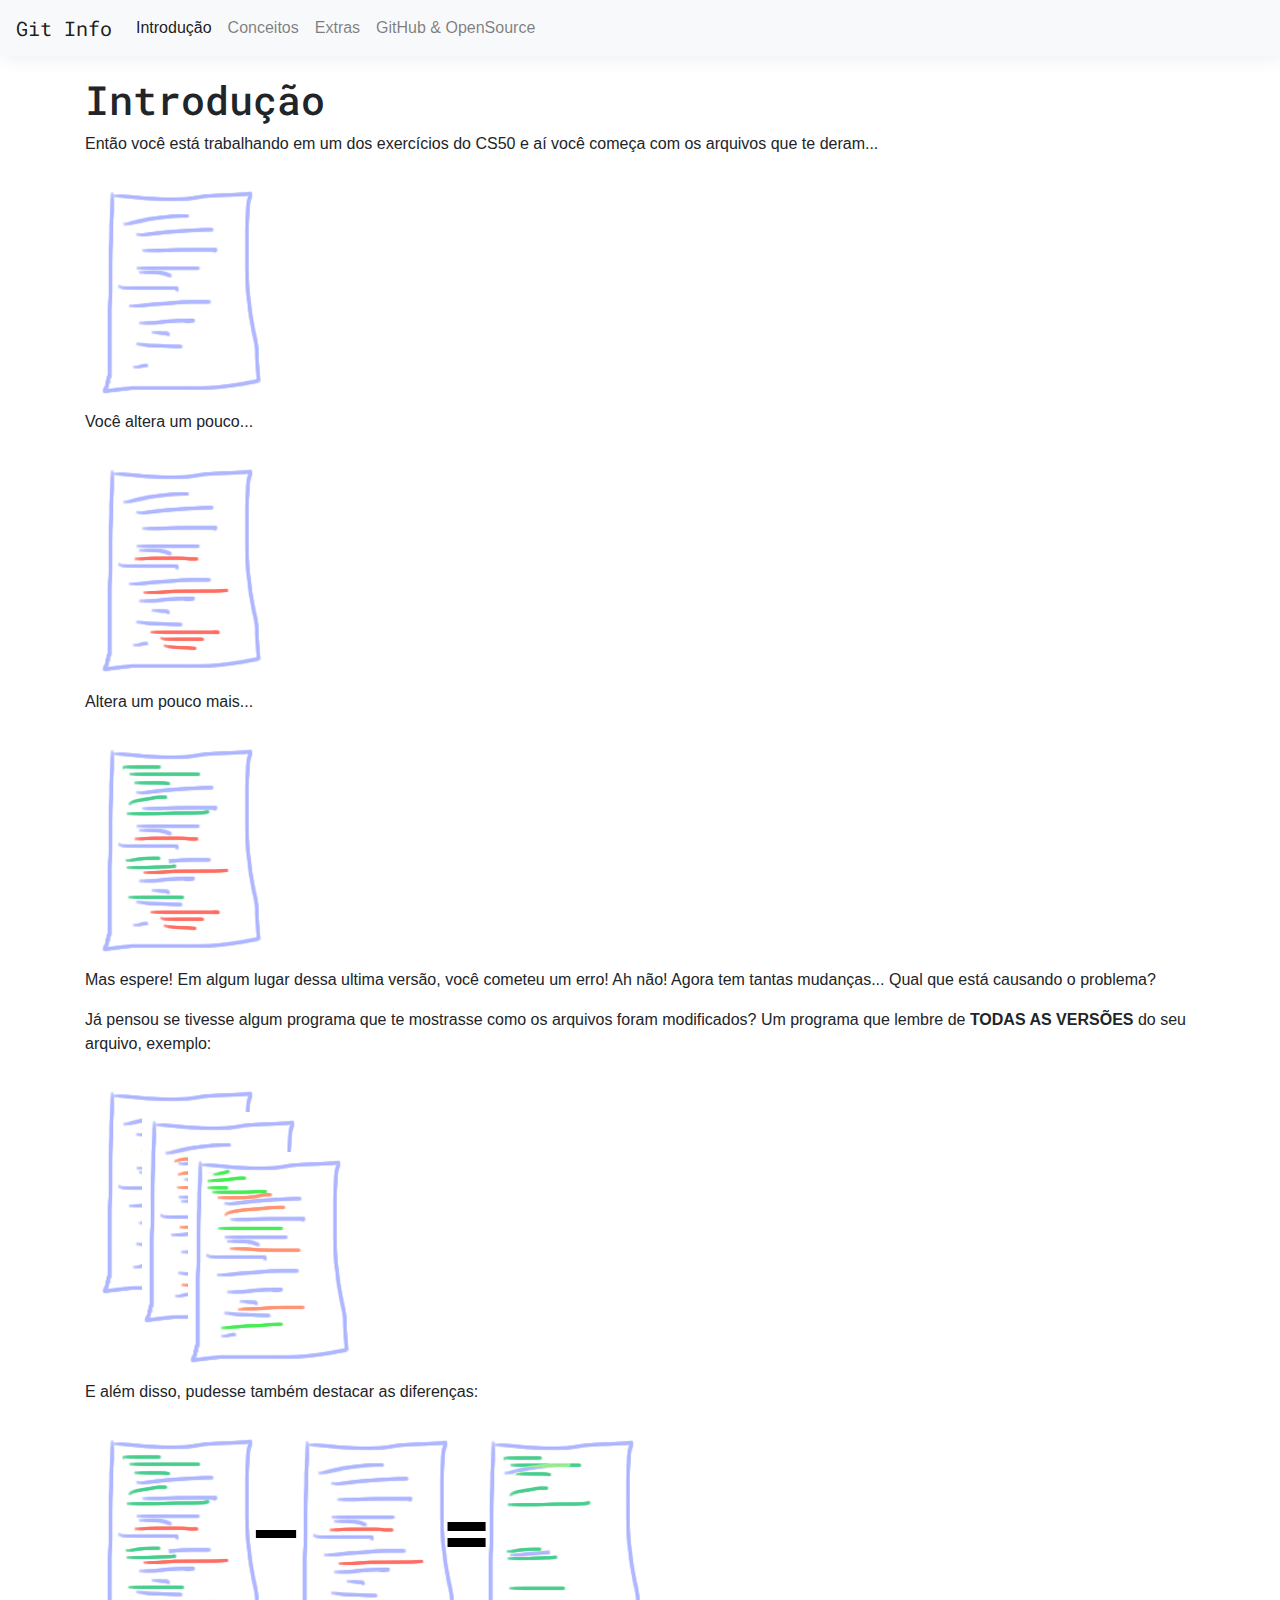
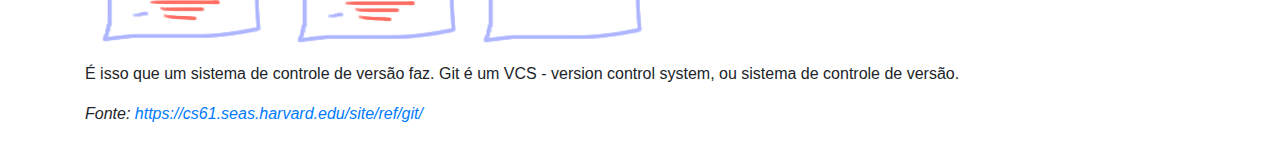
<file: index.html>
<!DOCTYPE html>

<html lang="en">
  <head>
    <link
      href="https://stackpath.bootstrapcdn.com/bootstrap/4.1.3/css/bootstrap.min.css"
      rel="stylesheet"
    />
    <link href="styles.css" rel="stylesheet" />
    <title>Git Info - codigopratodos.com</title>
    <meta name="viewport" content="width=device-width, initial-scale=1.0" />
  </head>
  <body>
    <nav class="navbar navbar-expand-lg navbar-light bg-light shadowed">
      <a class="navbar-brand" href="#">Git Info</a>
      <button
        class="navbar-toggler"
        type="button"
        data-toggle="collapse"
        data-target="#navbarSupportedContent"
        aria-controls="navbarSupportedContent"
        aria-expanded="false"
        aria-label="Toggle navigation"
      >
        <span class="navbar-toggler-icon"></span>
      </button>

      <div class="collapse navbar-collapse" id="navbarSupportedContent">
        <ul class="navbar-nav mr-auto">
          <li class="nav-item active">
            <a class="nav-link" href="#">Introdução <span class="sr-only">(selecionado)</span></a>
          </li>
          <li class="nav-item">
            <a class="nav-link" href="conceitos.html">Conceitos</a>
          </li>
          <li class="nav-item">
            <a class="nav-link" href="extras.html">Extras</a>
          </li>
          <li class="nav-item">
            <a class="nav-link" href="github.html">GitHub & OpenSource</a>
          </li>
        </ul>
      </div>
    </nav>

    <div class="container margin-top">
      <h1>Introdução</h1>
      <p>
        Então você está trabalhando em um dos exercícios do CS50 e aí você começa com os arquivos
        que te deram...
      </p>
      <img src="imagens/Git001.png" alt="Git início" class="img-fluid" />

      <p>Você altera um pouco...</p>
      <img src="imagens/Git002.png" alt="Git início" class="img-fluid" />

      <p>Altera um pouco mais...</p>
      <img src="imagens/Git003.png" alt="Git início" class="img-fluid" />

      <p>
        Mas espere! Em algum lugar dessa ultima versão, você cometeu um erro! Ah não! Agora tem
        tantas mudanças... Qual que está causando o problema?
      </p>

      <p>
        Já pensou se tivesse algum programa que te mostrasse como os arquivos foram modificados? Um
        programa que lembre de <strong>TODAS AS VERSÕES</strong> do seu arquivo, exemplo:
      </p>

      <img src="imagens/Git004.png" alt="Git início" class="img-fluid" />

      <p>E além disso, pudesse também destacar as diferenças:</p>

      <img src="imagens/Git005.png" alt="Git início" class="img-fluid" />

      <p>
        É isso que um sistema de controle de versão faz. Git é um VCS - version control system, ou
        sistema de controle de versão.
      </p>

      <p>
        <em
          >Fonte:
          <a href="https://cs61.seas.harvard.edu/site/ref/git/" target="_blank"
            >https://cs61.seas.harvard.edu/site/ref/git/</a
          ></em
        >
      </p>
    </div>
    <script src="interactions.js"></script>
  </body>
</html>
</file>
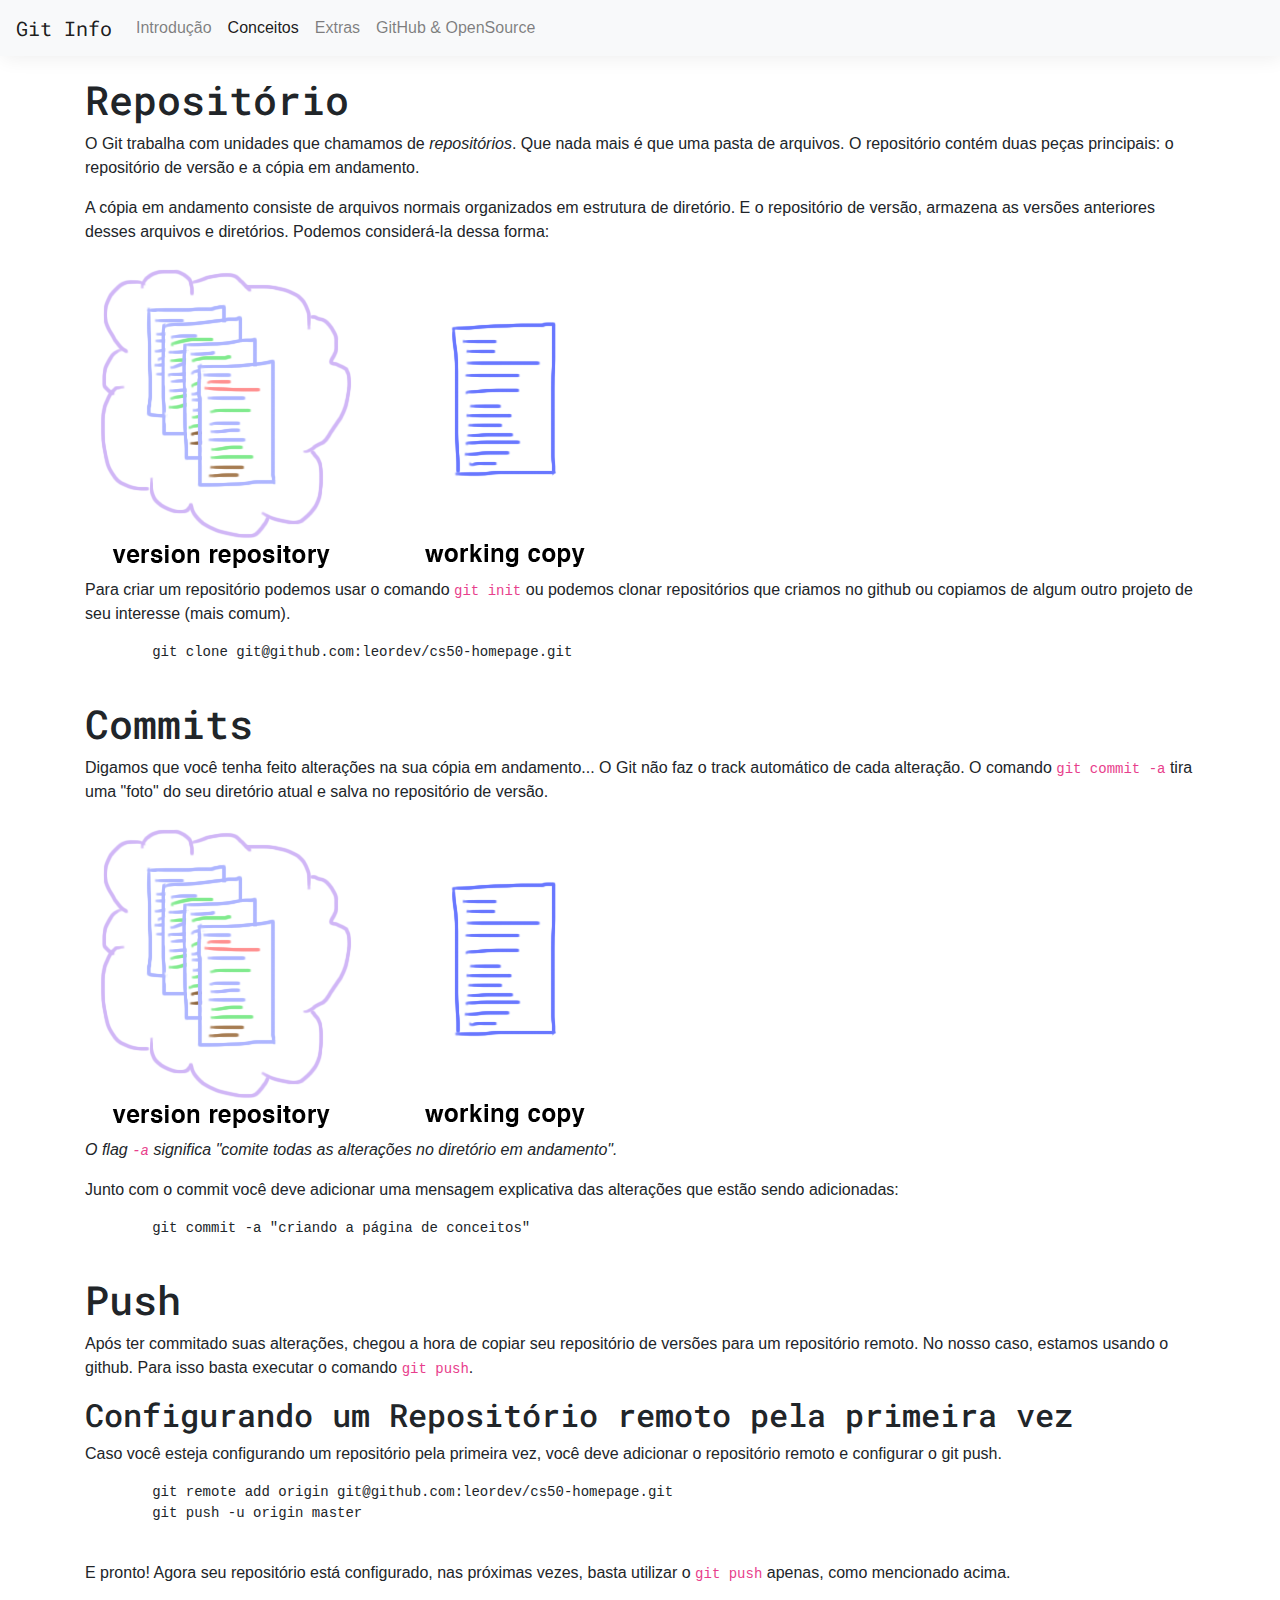
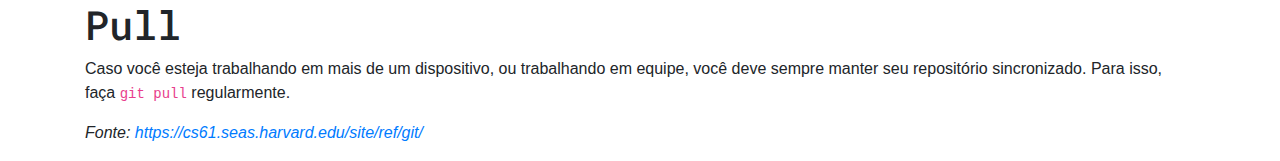
<file: conceitos.html>
<!DOCTYPE html>

<html lang="en">
  <head>
    <link
      href="https://stackpath.bootstrapcdn.com/bootstrap/4.1.3/css/bootstrap.min.css"
      rel="stylesheet"
    />
    <link href="styles.css" rel="stylesheet" />
    <title>Git Info - codigopratodos.com</title>
    <meta name="viewport" content="width=device-width, initial-scale=1.0" />
  </head>
  <body>
    <nav class="navbar navbar-expand-lg navbar-light bg-light shadowed">
      <a class="navbar-brand" href="#">Git Info</a>
      <button
        class="navbar-toggler"
        type="button"
        data-toggle="collapse"
        data-target="#navbarSupportedContent"
        aria-controls="navbarSupportedContent"
        aria-expanded="false"
        aria-label="Toggle navigation"
      >
        <span class="navbar-toggler-icon"></span>
      </button>

      <div class="collapse navbar-collapse" id="navbarSupportedContent">
        <ul class="navbar-nav mr-auto">
          <li class="nav-item">
            <a class="nav-link" href="index.html">Introdução</a>
          </li>
          <li class="nav-item active">
            <a class="nav-link" href="#">Conceitos <span class="sr-only">(selecionado)</span></a>
          </li>
          <li class="nav-item">
            <a class="nav-link" href="extras.html">Extras</a>
          </li>
          <li class="nav-item">
            <a class="nav-link" href="github.html">GitHub & OpenSource</a>
          </li>
        </ul>
      </div>
    </nav>

    <div class="container margin-top">
      <h1>Repositório</h1>
      <p>
        O Git trabalha com unidades que chamamos de <em>repositórios</em>. Que nada mais é que uma
        pasta de arquivos. O repositório contém duas peças principais: o repositório de versão e a
        cópia em andamento.
      </p>

      <p>
        A cópia em andamento consiste de arquivos normais organizados em estrutura de diretório. E o
        repositório de versão, armazena as versões anteriores desses arquivos e diretórios. Podemos
        considerá-la dessa forma:
      </p>

      <img
        src="imagens/Git006.png"
        alt="repositório de versão vs cópia em andamento"
        class="img-fluid"
      />

      <p>
        Para criar um repositório podemos usar o comando <code>git init</code> ou podemos clonar
        repositórios que criamos no github ou copiamos de algum outro projeto de seu interesse (mais
        comum).
      </p>

      <pre>
        git clone git@github.com:leordev/cs50-homepage.git
      </pre>

      <h1>Commits</h1>

      <p>
        Digamos que você tenha feito alterações na sua cópia em andamento... O Git não faz o track
        automático de cada alteração. O comando <code>git commit -a</code> tira uma "foto" do seu
        diretório atual e salva no repositório de versão.
      </p>

      <img src="imagens/Git006.png" alt="commitando com flag -a" class="img-fluid" />

      <p>
        <em
          >O flag <code>-a</code> significa "comite todas as alterações no diretório em
          andamento".</em
        >
      </p>

      <p>
        Junto com o commit você deve adicionar uma mensagem explicativa das alterações que estão
        sendo adicionadas:
      </p>

      <pre>
        git commit -a "criando a página de conceitos"
      </pre>

      <h1>Push</h1>

      <p>
        Após ter commitado suas alterações, chegou a hora de copiar seu repositório de versões para
        um repositório remoto. No nosso caso, estamos usando o github. Para isso basta executar o
        comando <code>git push</code>.
      </p>

      <h2>Configurando um Repositório remoto pela primeira vez</h2>

      <p>
        Caso você esteja configurando um repositório pela primeira vez, você deve adicionar o
        repositório remoto e configurar o git push.
      </p>

      <pre>
        git remote add origin git@github.com:leordev/cs50-homepage.git
        git push -u origin master
      </pre>

      <p>
        E pronto! Agora seu repositório está configurado, nas próximas vezes, basta utilizar o
        <code>git push</code> apenas, como mencionado acima.
      </p>

      <h1>Pull</h1>

      <p>
        Caso você esteja trabalhando em mais de um dispositivo, ou trabalhando em equipe, você deve
        sempre manter seu repositório sincronizado. Para isso, faça
        <code>git pull</code> regularmente.
      </p>

      <p>
        <em
          >Fonte:
          <a href="https://cs61.seas.harvard.edu/site/ref/git/" target="_blank"
            >https://cs61.seas.harvard.edu/site/ref/git/</a
          ></em
        >
      </p>
    </div>
    <script src="interactions.js"></script>
  </body>
</html>
</file>
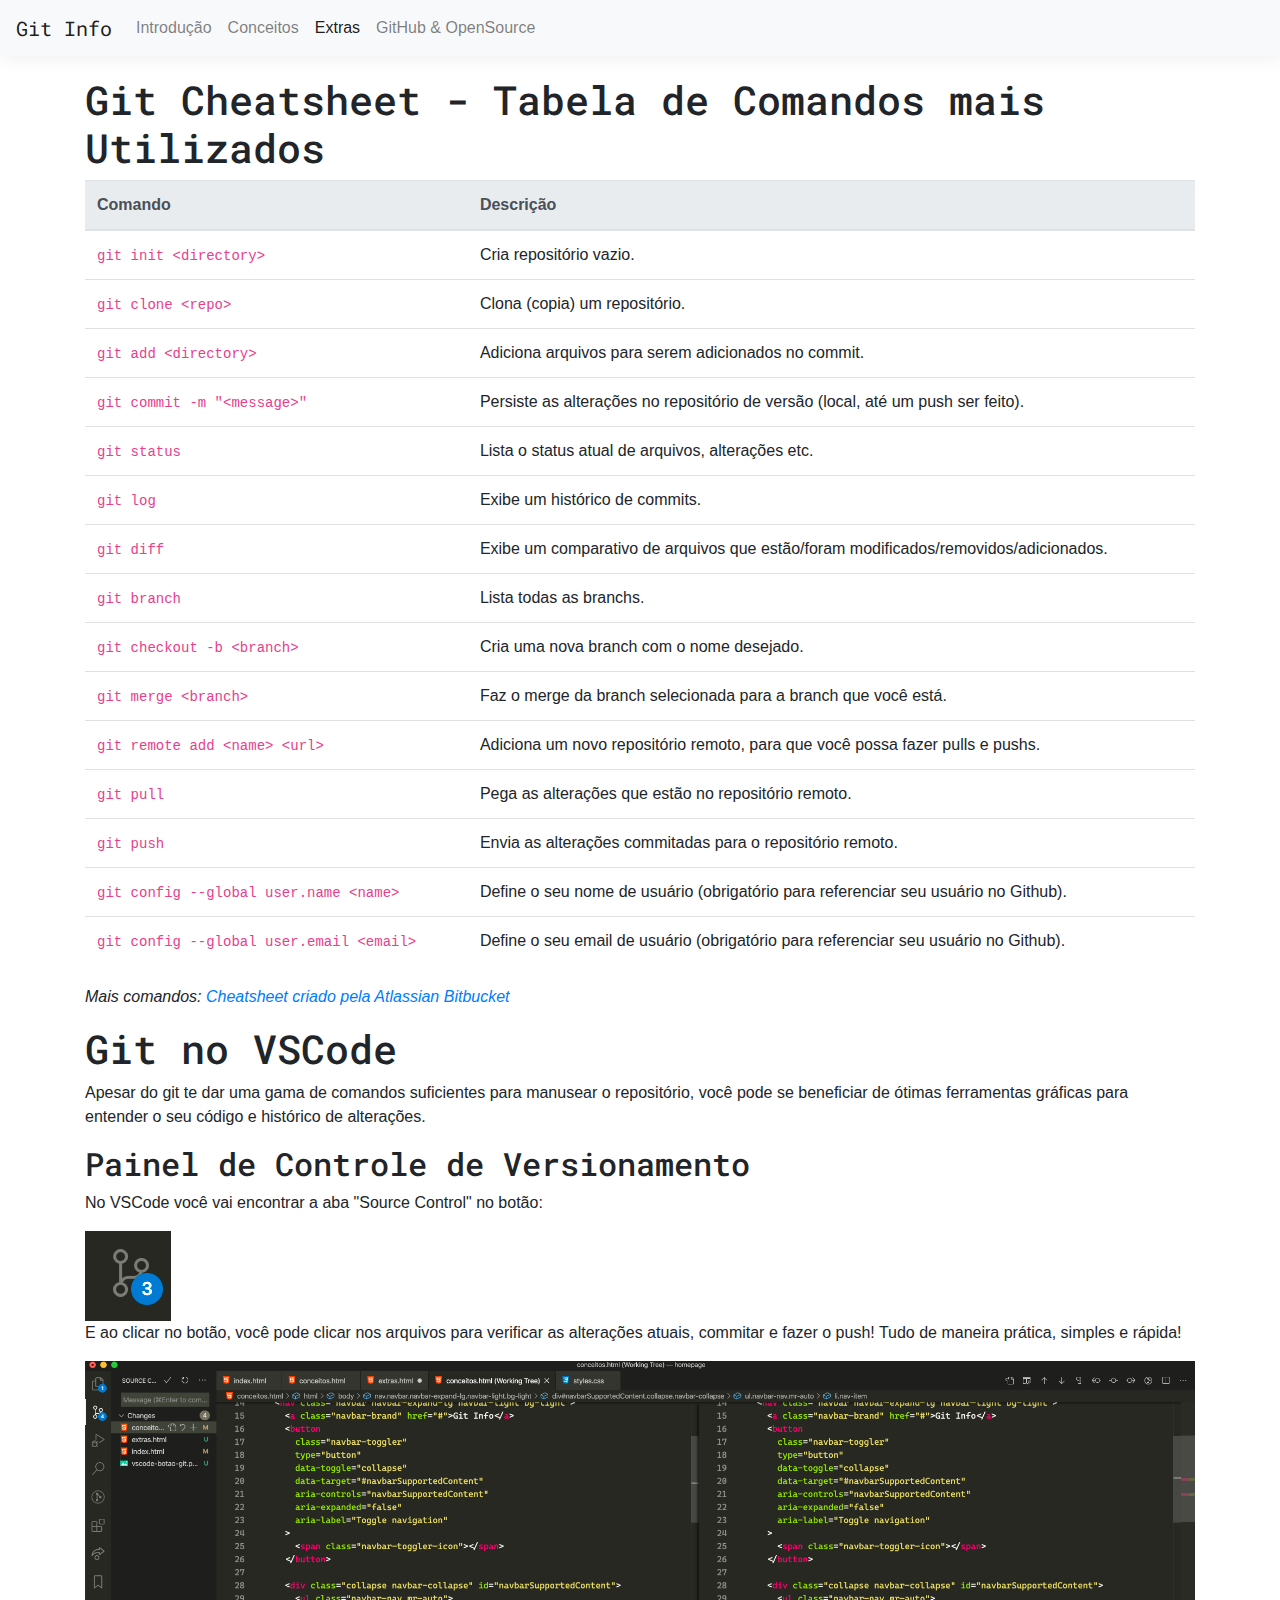
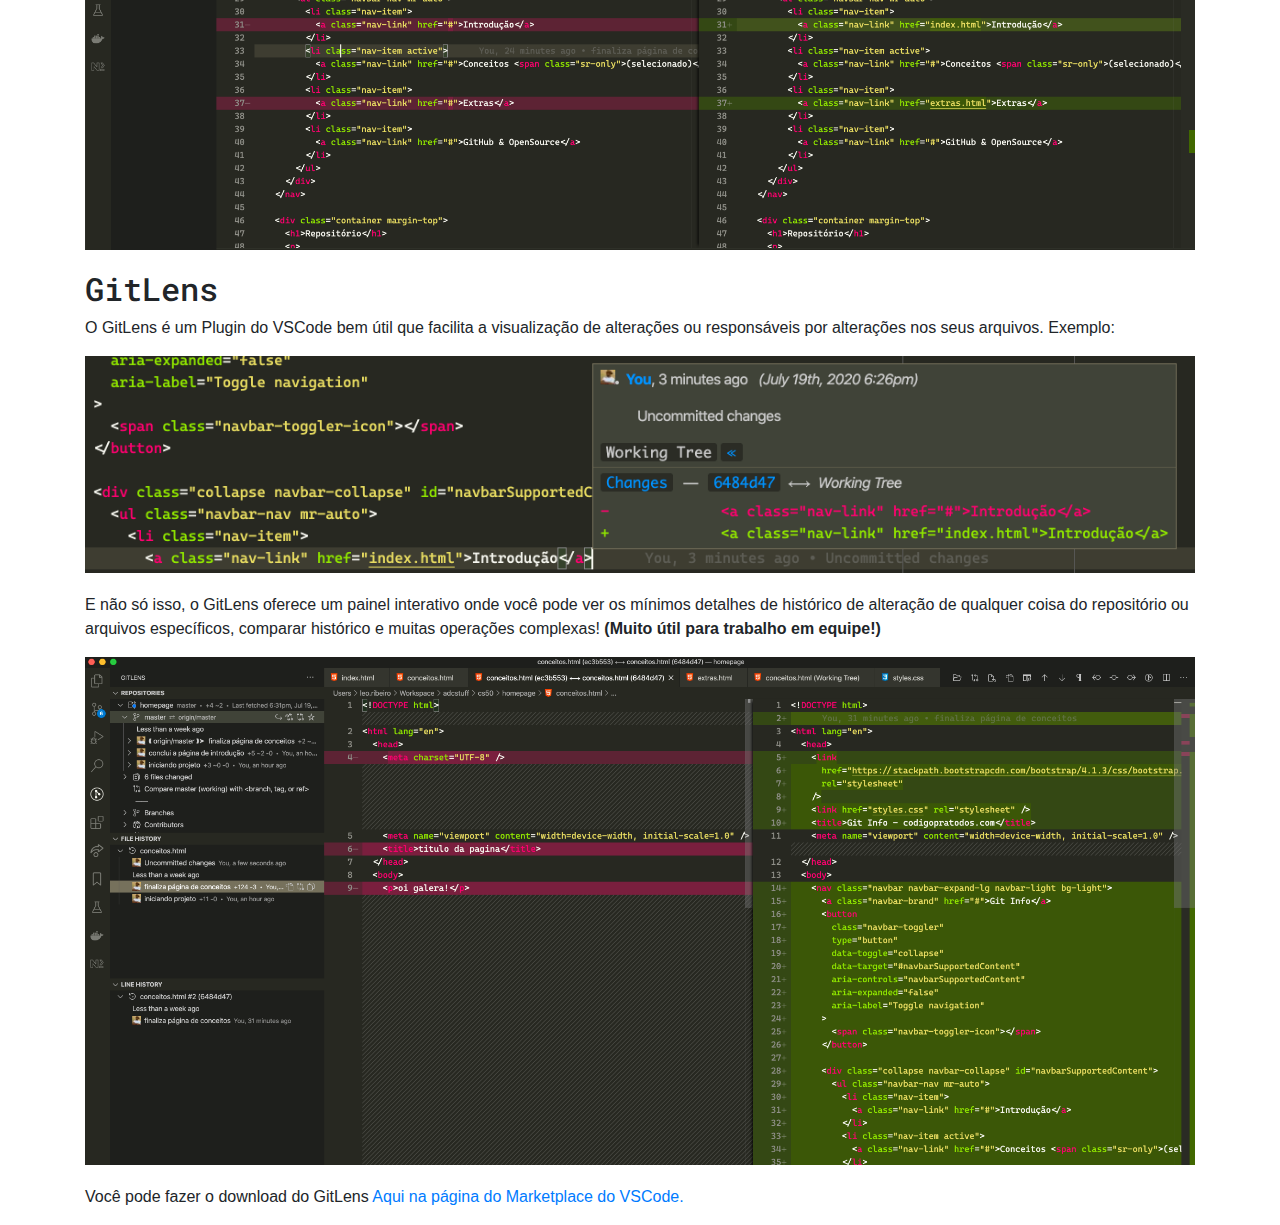
<file: extras.html>
<!DOCTYPE html>

<html lang="en">
  <head>
    <link
      href="https://stackpath.bootstrapcdn.com/bootstrap/4.1.3/css/bootstrap.min.css"
      rel="stylesheet"
    />
    <link href="styles.css" rel="stylesheet" />
    <title>Git Info - codigopratodos.com</title>
    <meta name="viewport" content="width=device-width, initial-scale=1.0" />
  </head>
  <body>
    <nav class="navbar navbar-expand-lg navbar-light bg-light shadowed">
      <a class="navbar-brand" href="#">Git Info</a>
      <button
        class="navbar-toggler"
        type="button"
        data-toggle="collapse"
        data-target="#navbarSupportedContent"
        aria-controls="navbarSupportedContent"
        aria-expanded="false"
        aria-label="Toggle navigation"
      >
        <span class="navbar-toggler-icon"></span>
      </button>

      <div class="collapse navbar-collapse" id="navbarSupportedContent">
        <ul class="navbar-nav mr-auto">
          <li class="nav-item">
            <a class="nav-link" href="index.html">Introdução</a>
          </li>
          <li class="nav-item">
            <a class="nav-link" href="conceitos.html">Conceitos</a>
          </li>
          <li class="nav-item active">
            <a class="nav-link" href="#">Extras <span class="sr-only">(selecionado)</span></a>
          </li>
          <li class="nav-item">
            <a class="nav-link" href="github.html">GitHub & OpenSource</a>
          </li>
        </ul>
      </div>
    </nav>

    <div class="container margin-top">
      <h1>Git Cheatsheet - Tabela de Comandos mais Utilizados</h1>

      <table class="table">
        <thead class="thead-light">
          <tr>
            <th>Comando</th>
            <th>Descrição</th>
          </tr>
        </thead>
        <tbody>
          <tr>
            <td><code>git init &lt;directory&gt;</code></td>
            <td>Cria repositório vazio.</td>
          </tr>
          <tr>
            <td><code>git clone &lt;repo&gt;</code></td>
            <td>Clona (copia) um repositório.</td>
          </tr>
          <tr>
            <td><code>git add &lt;directory&gt;</code></td>
            <td>Adiciona arquivos para serem adicionados no commit.</td>
          </tr>
          <tr>
            <td><code>git commit -m "&lt;message&gt;"</code></td>
            <td>Persiste as alterações no repositório de versão (local, até um push ser feito).</td>
          </tr>
          <tr>
            <td><code>git status</code></td>
            <td>Lista o status atual de arquivos, alterações etc.</td>
          </tr>
          <tr>
            <td><code>git log</code></td>
            <td>Exibe um histórico de commits.</td>
          </tr>
          <tr>
            <td><code>git diff</code></td>
            <td>
              Exibe um comparativo de arquivos que estão/foram modificados/removidos/adicionados.
            </td>
          </tr>
          <tr>
            <td><code>git branch</code></td>
            <td>Lista todas as branchs.</td>
          </tr>
          <tr>
            <td><code>git checkout -b &lt;branch&gt;</code></td>
            <td>Cria uma nova branch com o nome desejado.</td>
          </tr>
          <tr>
            <td><code>git merge &lt;branch&gt;</code></td>
            <td>Faz o merge da branch selecionada para a branch que você está.</td>
          </tr>
          <tr>
            <td><code>git remote add &lt;name&gt; &lt;url&gt;</code></td>
            <td>Adiciona um novo repositório remoto, para que você possa fazer pulls e pushs.</td>
          </tr>
          <tr>
            <td><code>git pull</code></td>
            <td>Pega as alterações que estão no repositório remoto.</td>
          </tr>
          <tr>
            <td><code>git push</code></td>
            <td>Envia as alterações commitadas para o repositório remoto.</td>
          </tr>
          <tr>
            <td><code>git config --global user.name &lt;name&gt;</code></td>
            <td>
              Define o seu nome de usuário (obrigatório para referenciar seu usuário no Github).
            </td>
          </tr>
          <tr>
            <td><code>git config --global user.email &lt;email&gt;</code></td>
            <td>
              Define o seu email de usuário (obrigatório para referenciar seu usuário no Github).
            </td>
          </tr>
        </tbody>
      </table>

      <p class="margin-top">
        <em>
          Mais comandos:
          <a href="https://www.atlassian.com/git/tutorials/atlassian-git-cheatsheet" target="_blank"
            >Cheatsheet criado pela Atlassian Bitbucket</a
          >
        </em>
      </p>

      <h1>Git no VSCode</h1>

      <p>
        Apesar do git te dar uma gama de comandos suficientes para manusear o repositório, você pode
        se beneficiar de ótimas ferramentas gráficas para entender o seu código e histórico de
        alterações.
      </p>

      <h2>Painel de Controle de Versionamento</h2>

      <p>No VSCode você vai encontrar a aba "Source Control" no botão:</p>

      <img
        src="imagens/vscode-botao-git.png"
        alt="botão source control no vscode"
        class="img-fluid"
      />

      <p>
        E ao clicar no botão, você pode clicar nos arquivos para verificar as alterações atuais,
        commitar e fazer o push! Tudo de maneira prática, simples e rápida!
      </p>

      <img
        class="img-fluid"
        src="imagens/vscode-source-control.png"
        alt="painel de controle de versão do vscode"
      />

      <h2 class="margin-top">GitLens</h2>

      <p>
        O GitLens é um Plugin do VSCode bem útil que facilita a visualização de alterações ou
        responsáveis por alterações nos seus arquivos. Exemplo:
      </p>
      <img
        class="img-fluid margin-bottom"
        src="imagens/vscode-gitlens-arquivo.png"
        alt="detalhes inline exibido pelo gitlens"
      />

      <p>
        E não só isso, o GitLens oferece um painel interativo onde você pode ver os mínimos detalhes
        de histórico de alteração de qualquer coisa do repositório ou arquivos específicos, comparar
        histórico e muitas operações complexas!
        <strong>(Muito útil para trabalho em equipe!)</strong>
      </p>

      <img
        class="img-fluid margin-bottom"
        src="imagens/vscode-gitlens-painel.png"
        alt="painel do gitlens no vscode"
      />

      <p>
        Você pode fazer o download do GitLens
        <a
          href="https://marketplace.visualstudio.com/items?itemName=eamodio.gitlens"
          target="_blank"
          >Aqui na página do Marketplace do VSCode.</a
        >
      </p>
    </div>
    <script src="interactions.js"></script>
  </body>
</html>
</file>
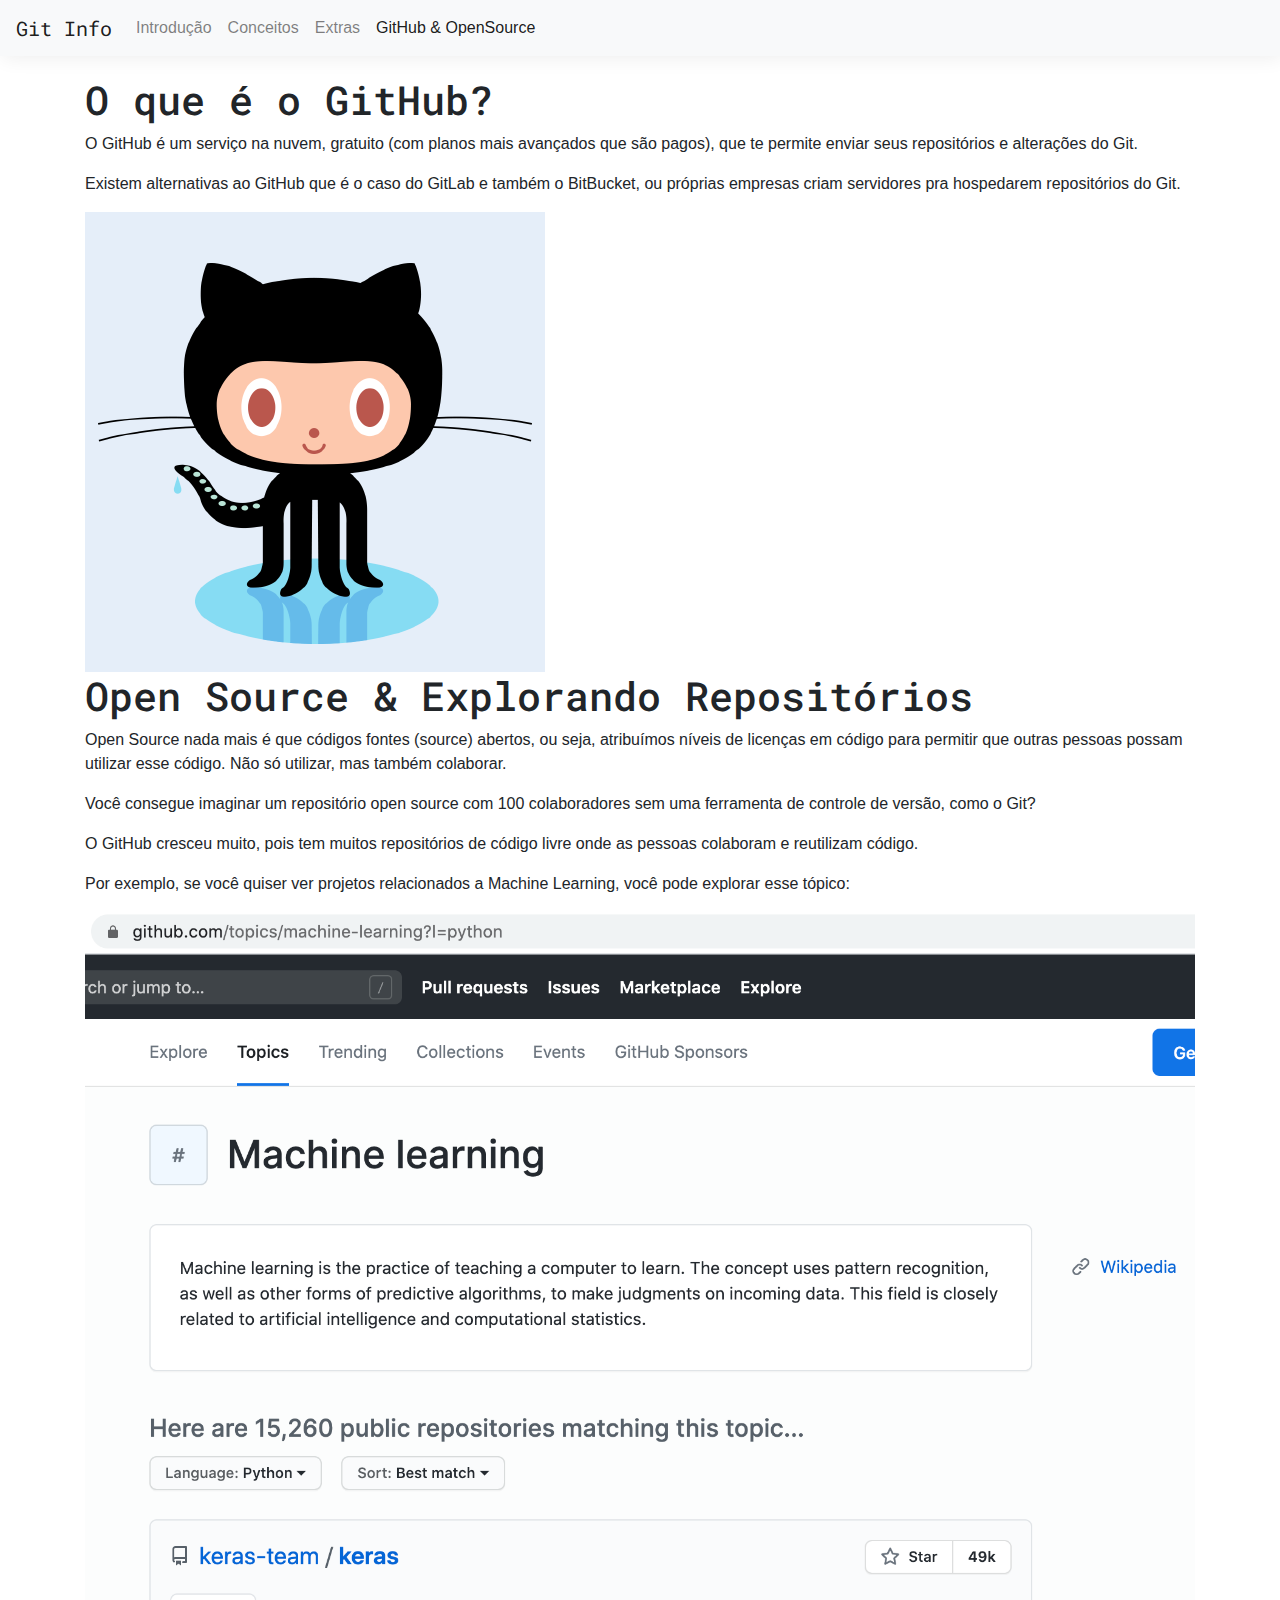
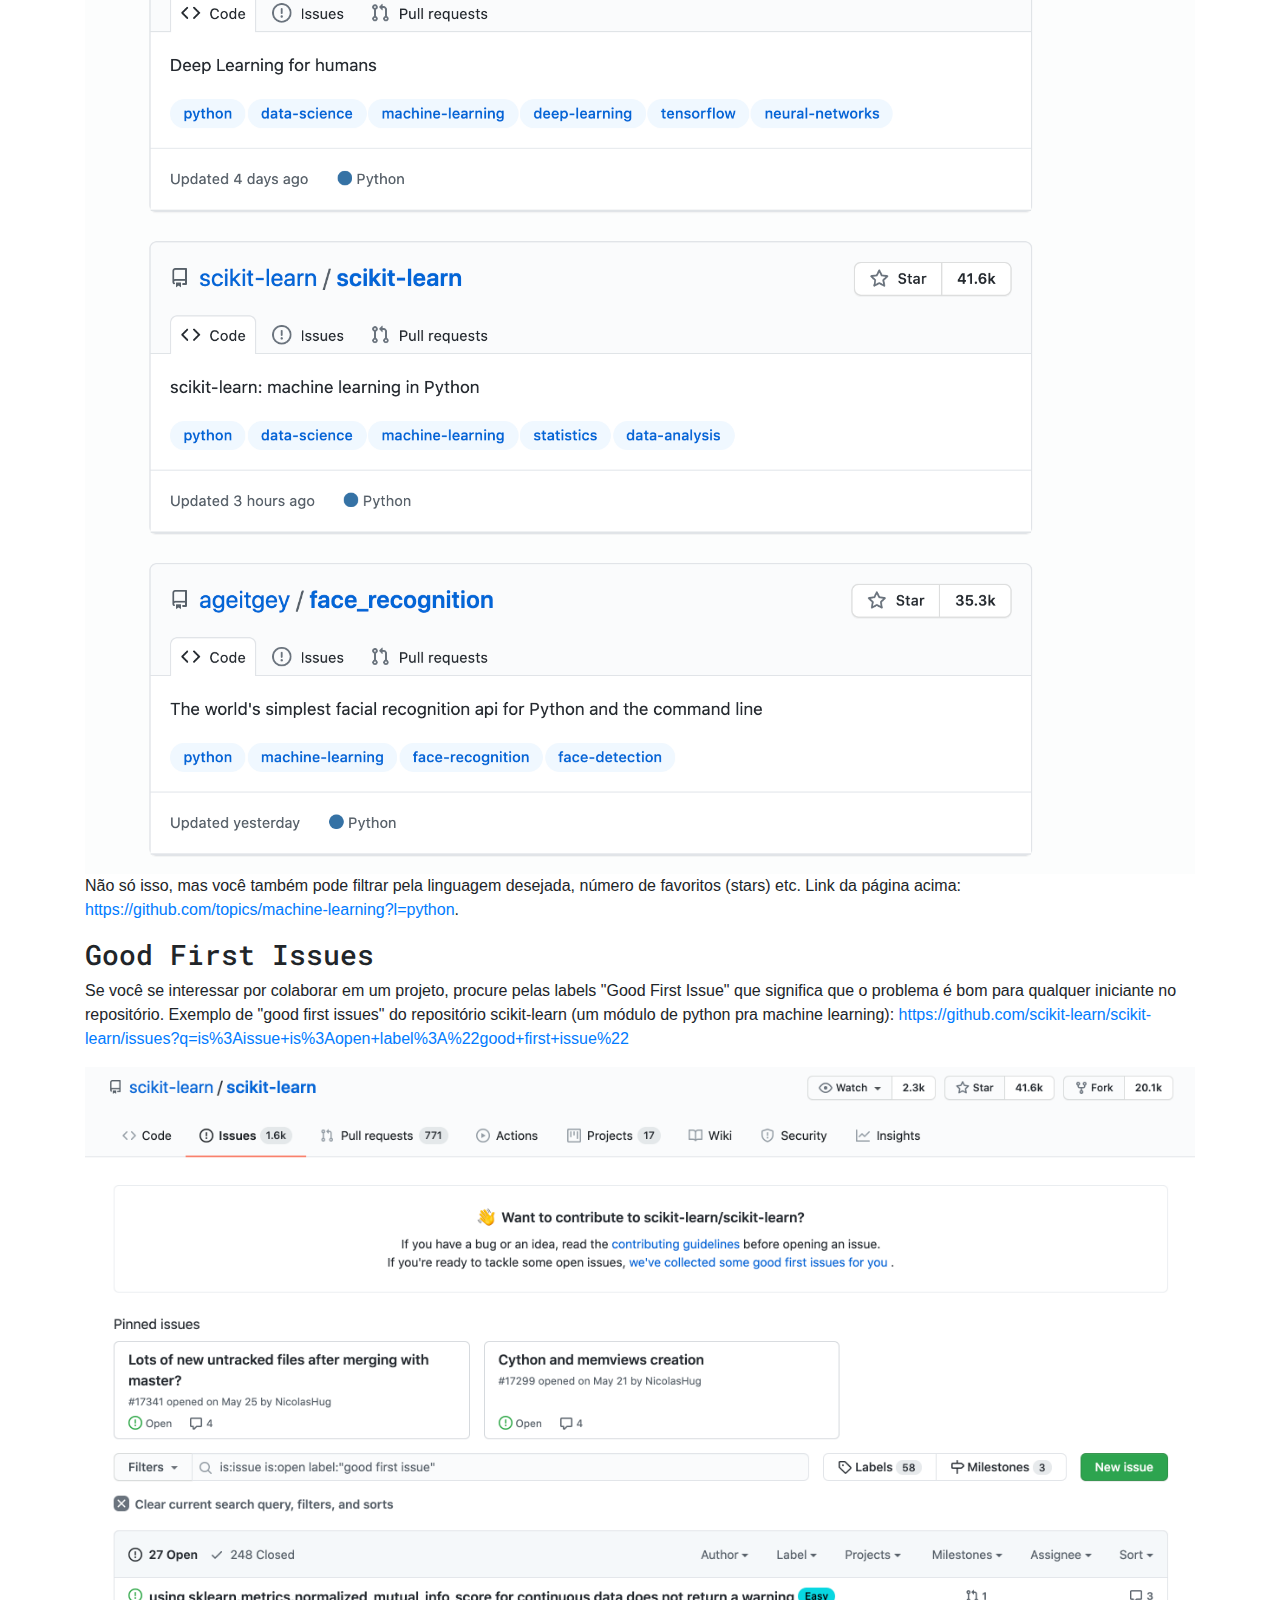
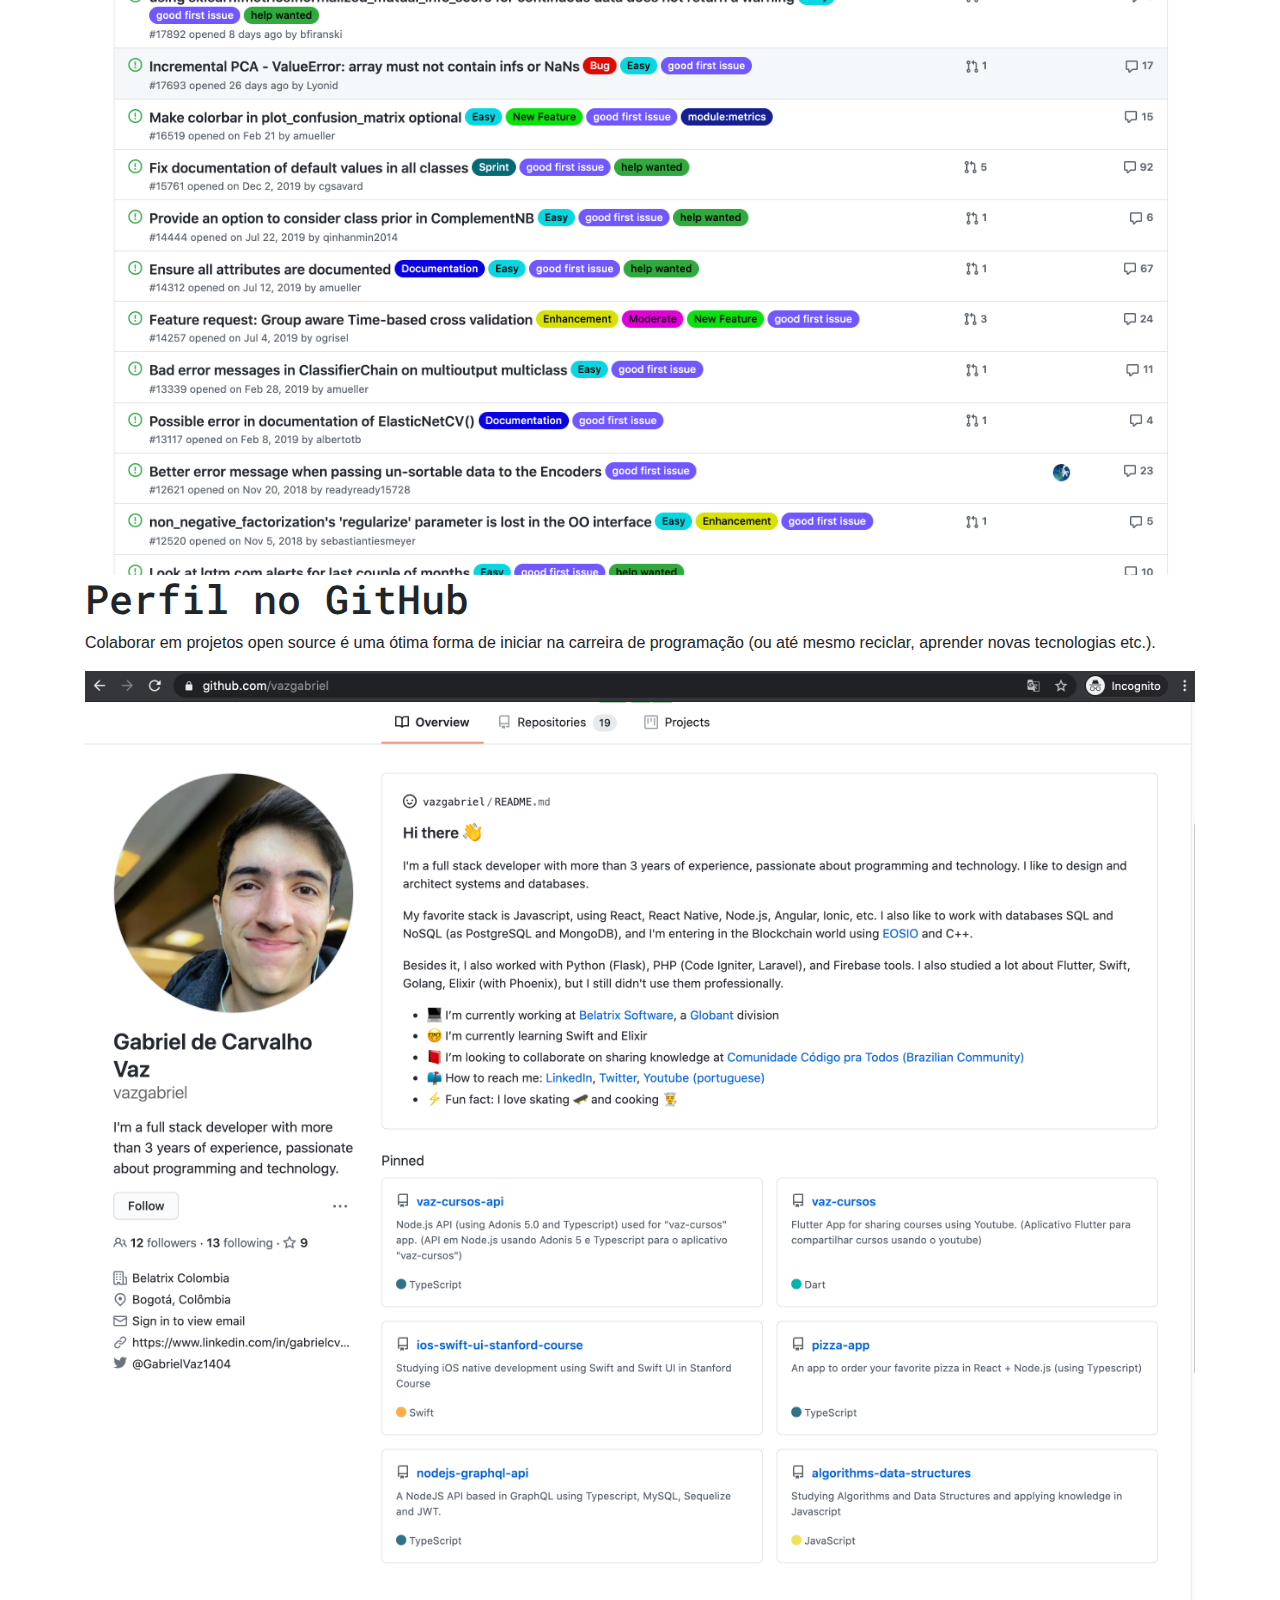
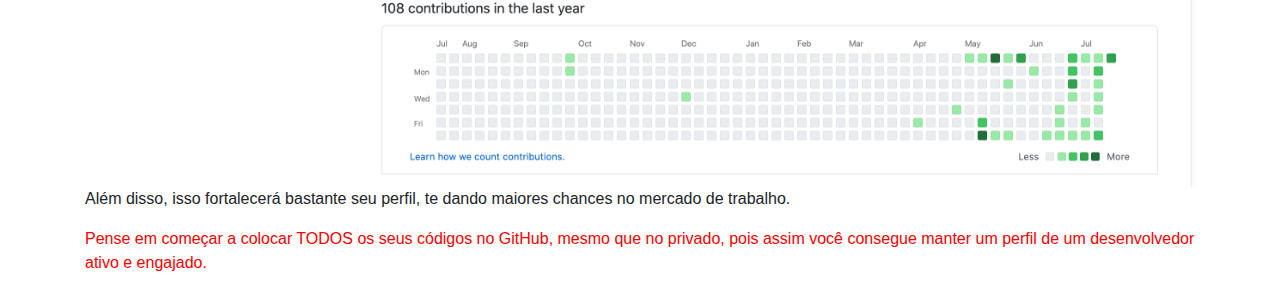
<file: github.html>
<!DOCTYPE html>

<html lang="en">
  <head>
    <link
      href="https://stackpath.bootstrapcdn.com/bootstrap/4.1.3/css/bootstrap.min.css"
      rel="stylesheet"
    />
    <link href="styles.css" rel="stylesheet" />
    <title>Git Info - codigopratodos.com</title>
    <meta name="viewport" content="width=device-width, initial-scale=1.0" />
  </head>
  <body>
    <nav class="navbar navbar-expand-lg navbar-light bg-light shadowed">
      <a class="navbar-brand" href="#">Git Info</a>
      <button
        class="navbar-toggler"
        type="button"
        data-toggle="collapse"
        data-target="#navbarSupportedContent"
        aria-controls="navbarSupportedContent"
        aria-expanded="false"
        aria-label="Toggle navigation"
      >
        <span class="navbar-toggler-icon"></span>
      </button>

      <div class="collapse navbar-collapse" id="navbarSupportedContent">
        <ul class="navbar-nav mr-auto">
          <li class="nav-item">
            <a class="nav-link" href="index.html">Introdução</a>
          </li>
          <li class="nav-item">
            <a class="nav-link" href="conceitos.html">Conceitos</a>
          </li>
          <li class="nav-item">
            <a class="nav-link" href="extras.html">Extras</a>
          </li>
          <li class="nav-item active">
            <a class="nav-link" href="#"
              >GitHub & OpenSource<span class="sr-only">(selecionado)</span></a
            >
          </li>
        </ul>
      </div>
    </nav>

    <div class="container margin-top">
      <h1>O que é o GitHub?</h1>
      <p>
        O GitHub é um serviço na nuvem, gratuito (com planos mais avançados que são pagos), que te
        permite enviar seus repositórios e alterações do Git.
      </p>

      <p>
        Existem alternativas ao GitHub que é o caso do GitLab e também o BitBucket, ou próprias
        empresas criam servidores pra hospedarem repositórios do Git.
      </p>

      <img src="imagens/github-octocat.png" alt="github mascote octocat" class="img-fluid" />

      <h1>Open Source & Explorando Repositórios</h1>

      <p>
        Open Source nada mais é que códigos fontes (source) abertos, ou seja, atribuímos níveis de
        licenças em código para permitir que outras pessoas possam utilizar esse código. Não só
        utilizar, mas também colaborar.
      </p>

      <p>
        Você consegue imaginar um repositório open source com 100 colaboradores sem uma ferramenta
        de controle de versão, como o Git?
      </p>

      <p>
        O GitHub cresceu muito, pois tem muitos repositórios de código livre onde as pessoas
        colaboram e reutilizam código.
      </p>

      <p>
        Por exemplo, se você quiser ver projetos relacionados a Machine Learning, você pode explorar
        esse tópico:
      </p>

      <img
        class="img-fluid"
        src="imagens/github-topics.png"
        alt="Explorando tópico Machine Learning"
      />

      <p>
        Não só isso, mas você também pode filtrar pela linguagem desejada, número de favoritos
        (stars) etc. Link da página acima:
        <a href="https://github.com/topics/machine-learning?l=python" target="_blank"
          >https://github.com/topics/machine-learning?l=python</a
        >.
      </p>

      <h3>Good First Issues</h3>

      <p>
        Se você se interessar por colaborar em um projeto, procure pelas labels "Good First Issue"
        que significa que o problema é bom para qualquer iniciante no repositório. Exemplo de "good
        first issues" do repositório scikit-learn (um módulo de python pra machine learning):
        <a
          href="https://github.com/scikit-learn/scikit-learn/issues?q=is%3Aissue+is%3Aopen+label%3A%22good+first+issue%22"
          >https://github.com/scikit-learn/scikit-learn/issues?q=is%3Aissue+is%3Aopen+label%3A%22good+first+issue%22</a
        >
      </p>

      <img
        class="img-fluid"
        src="imagens/github-good-first-issues.png"
        alt="good first issues no github"
      />

      <h1>Perfil no GitHub</h1>

      <p>
        Colaborar em projetos open source é uma ótima forma de iniciar na carreira de programação
        (ou até mesmo reciclar, aprender novas tecnologias etc.).
      </p>

      <img class="img-fluid" src="imagens/github-perfil.png" alt="perfil no github" />

      <p>
        Além disso, isso fortalecerá bastante seu perfil, te dando maiores chances no mercado de
        trabalho.
      </p>

      <p class="highlight">
        Pense em começar a colocar TODOS os seus códigos no GitHub, mesmo que no privado, pois assim
        você consegue manter um perfil de um desenvolvedor ativo e engajado.
      </p>
    </div>
    <script src="interactions.js"></script>
  </body>
</html>
</file>
<file: styles.css>
@import url("https://fonts.googleapis.com/css2?family=Roboto+Mono:wght@500&display=swap");

.margin-top {
  margin-top: 20px;
}

.margin-bottom {
  margin-bottom: 20px;
}

.highlight {
  color: red;
}

.shadowed {
  box-shadow: 2px 2px 20px #eee;
}

h1,
h2,
h3,
h4,
h5,
h6,
.navbar-brand {
  font-family: "Roboto Mono", monospace;
}
</file>
